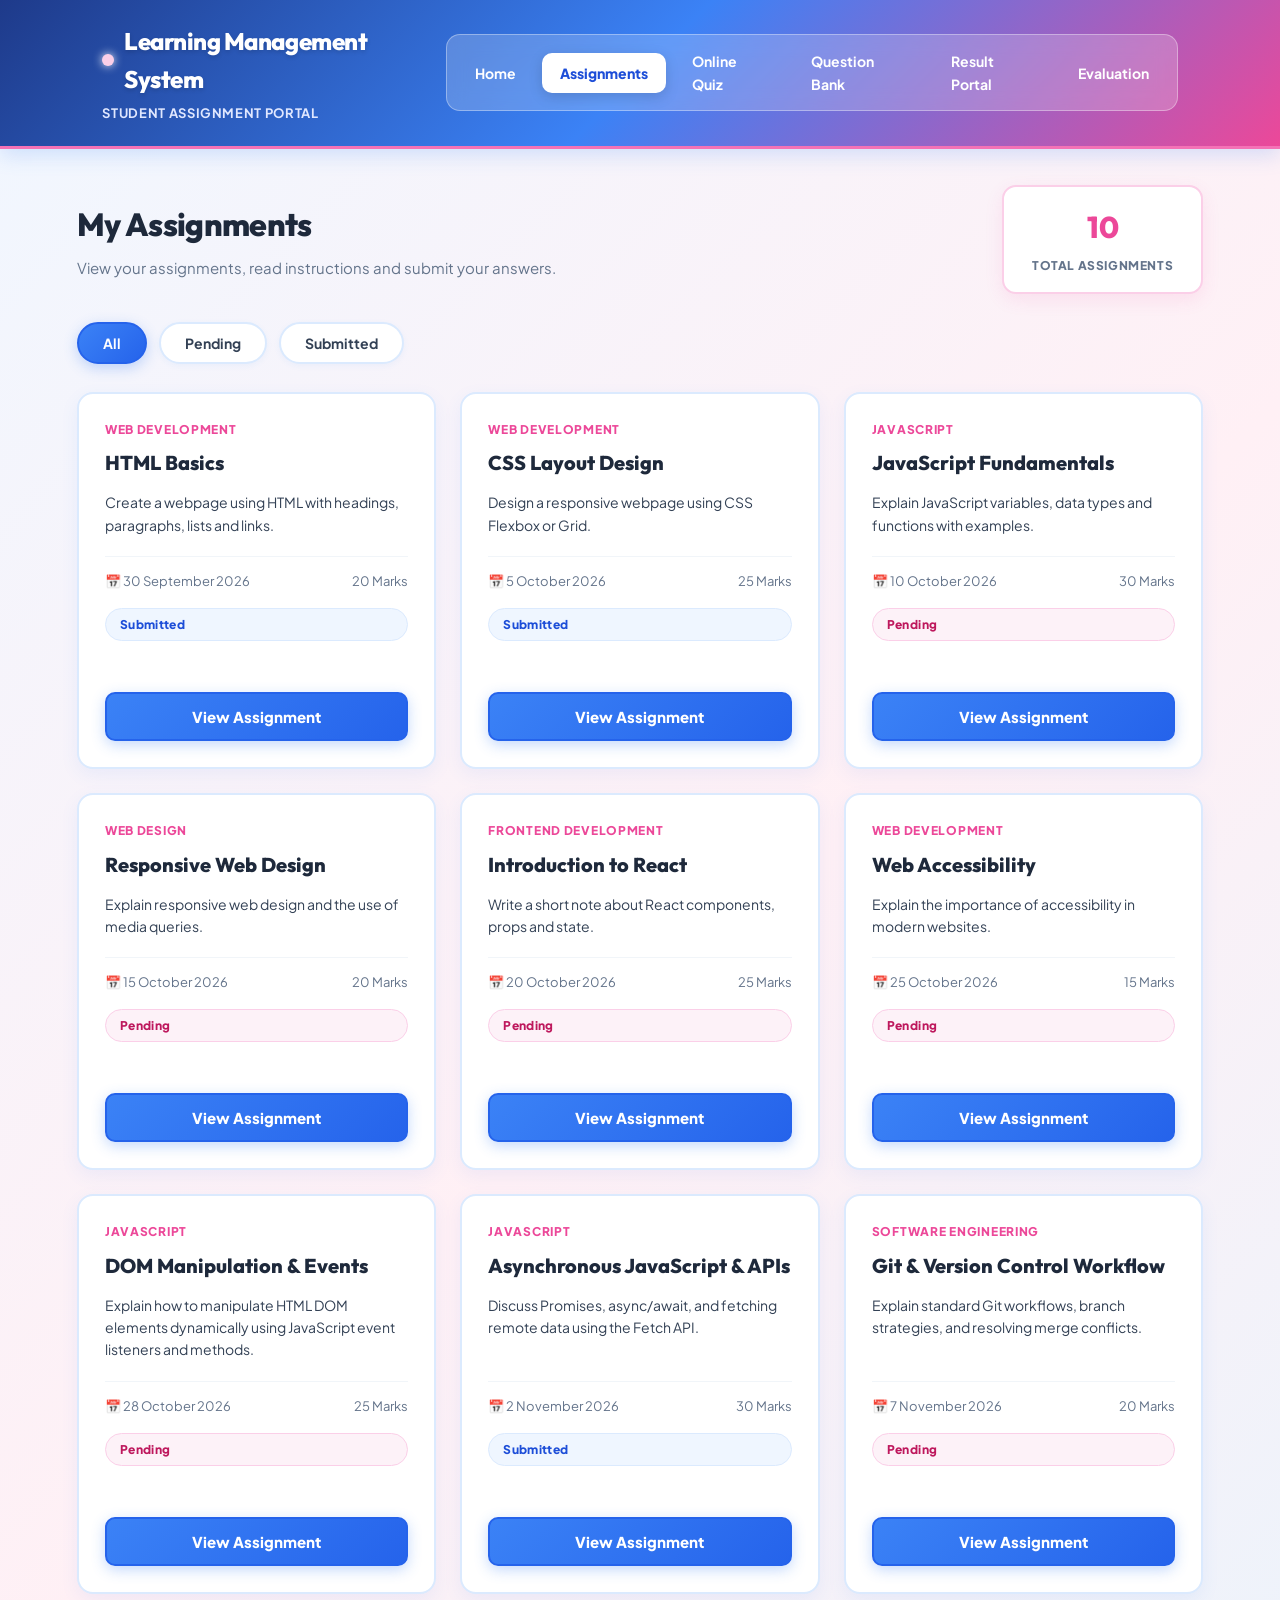
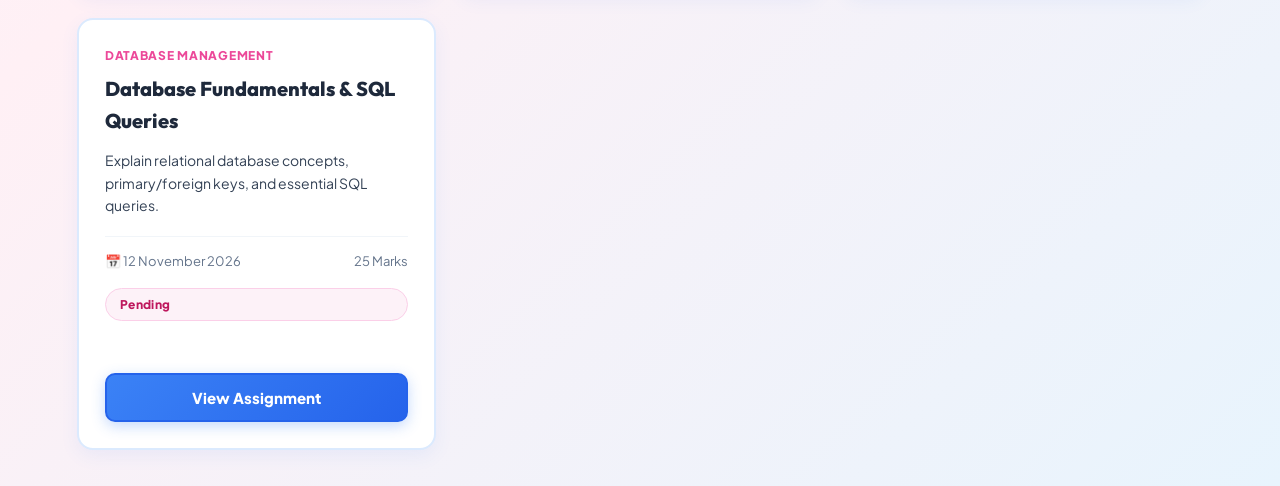
<file: index.html>
<!DOCTYPE html>
<html lang="en">

<head>
    <meta charset="UTF-8">
    <meta name="viewport" content="width=device-width, initial-scale=1.0">

    <title>Student Assignments </title>

    <link rel="stylesheet" href="style.css">
</head>

<body>

    <header class="header">
        <div>
            <h1>Learning Management System</h1>
            <p>Student Assignment Portal</p>
        </div>

        <nav class="nav-links">
            <a href="home.html" class="nav-link">Home</a>
            <a href="index.html" class="nav-link active">Assignments</a>
            <a href="quiz.html" class="nav-link">Online Quiz</a>
            <a href="question.html" class="nav-link">Question Bank</a>
            <a href="result.html" class="nav-link">Result Portal</a>
            <a href="evaluation.html" class="nav-link">Evaluation</a>
        </nav>

    </header>


    <main class="container">

        <section class="page-heading">
            <div>
                <h2>My Assignments</h2>
                <p>
                    View your assignments, read instructions
                    and submit your answers.
                </p>
            </div>

            <div class="assignment-count">
                <span id="totalAssignments">0</span>
                <small>Total Assignments</small>
            </div>
        </section>


        <section class="filters">

            <button class="filter-btn active" data-filter="all">
                All
            </button>

            <button class="filter-btn" data-filter="pending">
                Pending
            </button>

            <button class="filter-btn" data-filter="submitted">
                Submitted
            </button>

        </section>


        <section id="assignmentList" class="assignment-grid">
        </section>


        <section id="assignmentDetails" class="details-section hidden">

            <button id="backBtn" class="back-btn">
                ← Back to Assignments
            </button>


            <div class="details-card">

                <div class="details-header">

                    <div>
                        <p id="detailSubject" class="subject">
                        </p>

                        <h2 id="detailTitle"></h2>
                    </div>

                    <span id="detailStatus" class="status">
                    </span>

                </div>


                <div class="assignment-info">

                    <div class="info-box">
                        <span>Due Date</span>
                        <strong id="detailDueDate"></strong>
                    </div>

                    <div class="info-box">
                        <span>Maximum Marks</span>
                        <strong id="detailMarks"></strong>
                    </div>

                </div>


                <div class="description">

                    <h3>Assignment Description</h3>

                    <p id="detailDescription"></p>

                </div>


                <div class="instructions">

                    <h3>Instructions</h3>

                    <ul id="detailInstructions"></ul>

                </div>


                <div class="answer-section">

                    <h3>Your Answer</h3>

                    <textarea id="answerBox" placeholder="Write your answer here..." rows="10">
                    </textarea>

                    <div class="answer-footer">

                        <span id="wordCount">
                            0 characters
                        </span>

                        <button id="submitBtn">
                            Submit Assignment
                        </button>

                    </div>

                    <p id="message" class="message">
                    </p>

                </div>

            </div>

        </section>

    </main>


    <script src="script.js"></script>

</body>

</html>
</file>
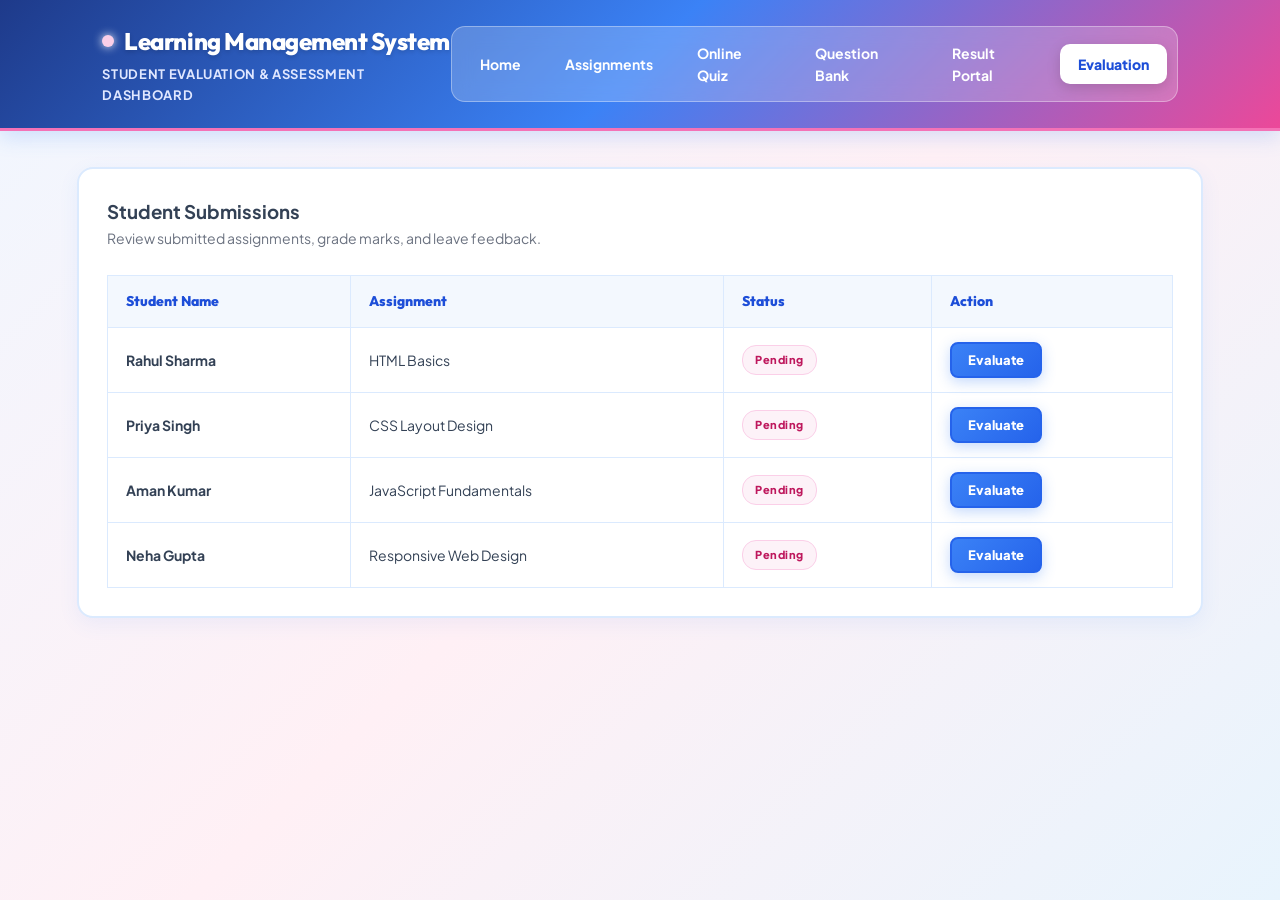
<file: evaluation.html>
<!DOCTYPE html>
<html lang="en">

<head>
  <meta charset="UTF-8">
  <meta name="viewport" content="width=device-width, initial-scale=1.0">
  <title>Evaluation Dashboard</title>
  <link rel="stylesheet" href="style.css">
</head>

<body>

  <header class="header">
    <div>
      <h1>Learning Management System</h1>
      <p>Student Evaluation & Assessment Dashboard</p>
    </div>

    <nav class="nav-links">
      <a href="home.html" class="nav-link">Home</a>
      <a href="index.html" class="nav-link">Assignments</a>
      <a href="quiz.html" class="nav-link">Online Quiz</a>
      <a href="question.html" class="nav-link">Question Bank</a>
      <a href="result.html" class="nav-link">Result Portal</a>
      <a href="evaluation.html" class="nav-link active">Evaluation</a>
    </nav>

  </header>

  <main class="container">
    <div class="eval-layout">
      <!-- SUBMISSION LIST -->
      <section class="card">
        <h3>Student Submissions</h3>
        <p style="color:#6b7280; font-size:14px; margin-bottom:16px;">
          Review submitted assignments, grade marks, and leave feedback.
        </p>
        <div style="overflow-x:auto;">
          <table class="eval-table">
            <thead>
              <tr>
                <th>Student Name</th>
                <th>Assignment</th>
                <th>Status</th>
                <th>Action</th>
              </tr>
            </thead>
            <tbody id="list"></tbody>
          </table>
        </div>
      </section>

      <!-- EVALUATION CARD / REVIEW -->
      <section class="card" id="evalBox" style="display:none;">
        <div class="eval-detail-header">
          <h3>Review Submission</h3>
          <span id="status" class="badge"></span>
        </div>

        <div class="meta-row">
          <p><b>Student:</b> <span id="sName"></span></p>
          <p><b>Assignment:</b> <span id="aName"></span></p>
          <p><b>Max Marks:</b> <span id="maxMarks"></span></p>
        </div>

        <div style="margin: 16px 0;">
          <label style="font-size:13px; font-weight:700;">Student's Submitted Answer:</label>
          <div class="answer-display" id="answer"></div>
        </div>

        <div id="formPart">
          <h4 style="margin: 16px 0 10px; color: var(--text-white);">Enter Grade & Feedback</h4>

          <div class="grid-2">
            <div>
              <label for="marks">Marks Obtained *</label>
              <input type="number" id="marks" placeholder="Enter score" min="0">
              <span style="font-size:12px; color:#6b7280;">Out of <span id="maxMarks2"></span></span>
            </div>
          </div>

          <div style="margin-top:12px;">
            <label for="feedback">Feedback *</label>
            <textarea id="feedback" rows="4" placeholder="Write feedback for the student..."></textarea>
          </div>

          <div id="error" class="error-msg"></div>
          <button id="submitBtn" class="btn btn-primary" style="margin-top:12px;">Submit Evaluation</button>
        </div>

        <div id="resultPart" class="eval-result-box" style="display:none;">
          <h4 style="color:#16a34a; margin-bottom:12px;">&#10003; Evaluation Recorded Successfully</h4>
          <p><b>Student:</b> <span id="rName"></span></p>
          <p><b>Assignment:</b> <span id="rAssign"></span></p>
          <p><b>Marks:</b> <span id="rMarks"></span></p>
          <p><b>Feedback:</b> <span id="rFeedback"></span></p>
          <p><b>Status:</b> <span id="rStatus" class="badge b-mcq"></span></p>
        </div>
      </section>
    </div>
  </main>

  <script src="script.js"></script>
</body>

</html>
</file>
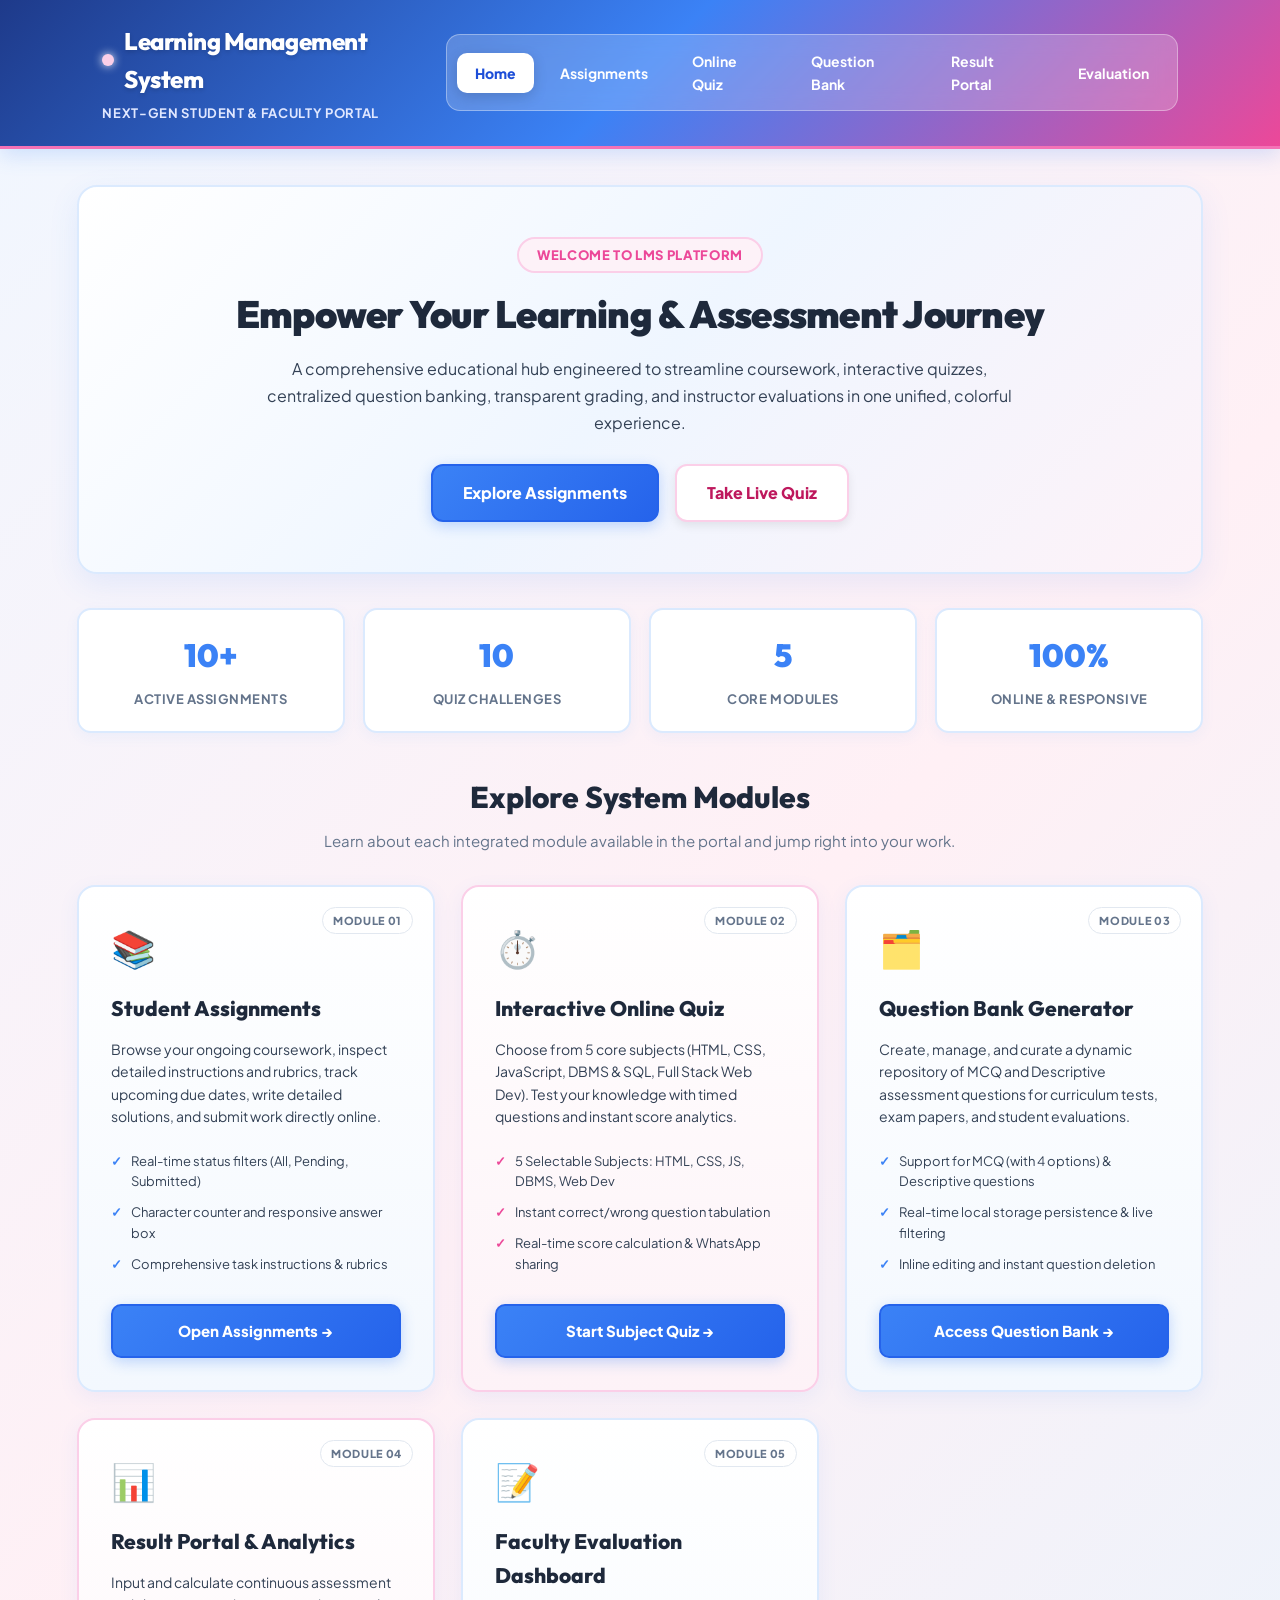
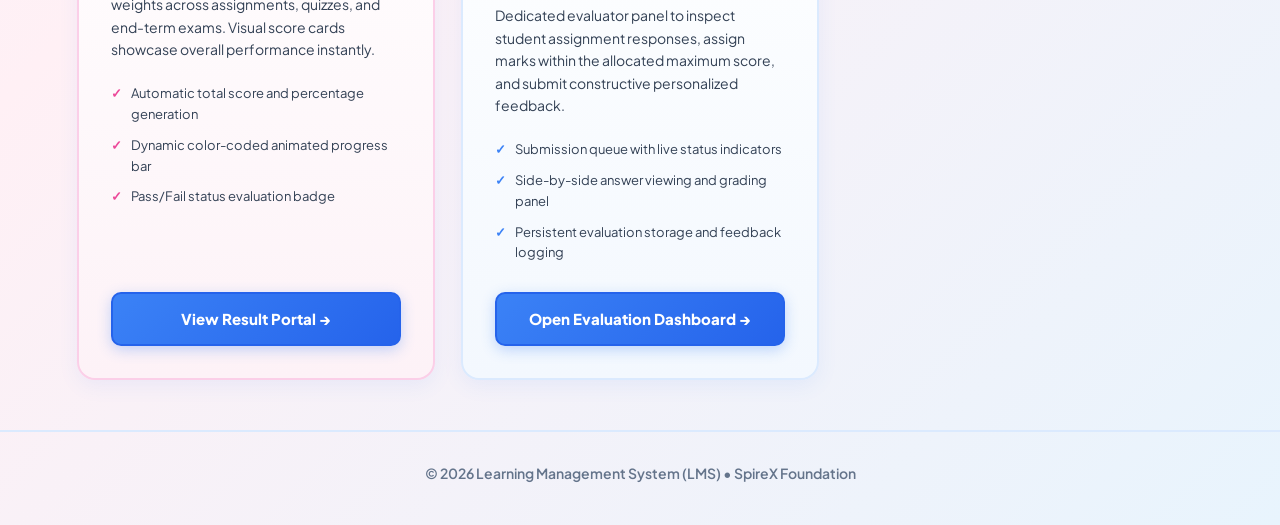
<file: home.html>
<!DOCTYPE html>
<html lang="en">

<head>
    <meta charset="UTF-8">
    <meta name="viewport" content="width=device-width, initial-scale=1.0">
    <title>Home page</title>
    <link rel="stylesheet" href="style.css">
</head>

<body>

    <header class="header">
        <div>
            <h1>Learning Management System</h1>
            <p>Next-Gen Student & Faculty Portal</p>
        </div>

        <nav class="nav-links">
            <a href="home.html" class="nav-link active">Home</a>
            <a href="index.html" class="nav-link">Assignments</a>
            <a href="quiz.html" class="nav-link">Online Quiz</a>
            <a href="question.html" class="nav-link">Question Bank</a>
            <a href="result.html" class="nav-link">Result Portal</a>
            <a href="evaluation.html" class="nav-link">Evaluation</a>
        </nav>

    </header>

    <main class="container">

        <!-- HERO SECTION -->
        <section class="home-hero">
            <span class="hero-tag">Welcome to LMS Platform</span>
            <h2>Empower Your Learning & Assessment Journey</h2>
            <p>
                A comprehensive educational hub engineered to streamline coursework, interactive quizzes,
                centralized
                question banking, transparent grading, and instructor evaluations in one unified, colorful
                experience.
            </p>
            <div class="hero-actions">
                <a href="index.html" class="btn btn-primary hero-btn">Explore Assignments</a>
                <a href="quiz.html" class="btn btn-secondary hero-btn">Take Live Quiz</a>
            </div>
        </section>

        <!-- LMS STATS BANNER -->
        <section class="home-stats-banner">
            <div class="stat-pill">
                <strong>10+</strong>
                <span>Active Assignments</span>
            </div>
            <div class="stat-pill">
                <strong>10</strong>
                <span>Quiz Challenges</span>
            </div>
            <div class="stat-pill">
                <strong>5</strong>
                <span>Core Modules</span>
            </div>
            <div class="stat-pill">
                <strong>100%</strong>
                <span>Online & Responsive</span>
            </div>
        </section>

        <!-- MODULES SHOWCASE SECTION -->
        <section class="home-modules-section">
            <div class="section-title">
                <h2>Explore System Modules</h2>
                <p>Learn about each integrated module available in the portal and jump right into your work.</p>
            </div>

            <div class="home-modules-grid">

                <!-- Module 1: Assignments -->
                <div class="module-card card-blue">
                    <div class="module-badge">Module 01</div>
                    <div class="module-icon">📚</div>
                    <h3>Student Assignments</h3>
                    <p>
                        Browse your ongoing coursework, inspect detailed instructions and rubrics, track
                        upcoming due
                        dates, write detailed solutions, and submit work directly online.
                    </p>
                    <ul class="module-features">
                        <li>Real-time status filters (All, Pending, Submitted)</li>
                        <li>Character counter and responsive answer box</li>
                        <li>Comprehensive task instructions & rubrics</li>
                    </ul>
                    <a href="index.html" class="btn btn-primary module-btn">Open Assignments →</a>
                </div>

                <!-- Module 2: Online Quiz -->
                <div class="module-card card-pink">
                    <div class="module-badge">Module 02</div>
                    <div class="module-icon">⏱️</div>
                    <h3>Interactive Online Quiz</h3>
                    <p>
                        Choose from 5 core subjects (HTML, CSS, JavaScript, DBMS & SQL, Full Stack Web Dev). Test your knowledge with timed questions and instant score analytics.
                    </p>
                    <ul class="module-features">
                        <li>5 Selectable Subjects: HTML, CSS, JS, DBMS, Web Dev</li>
                        <li>Instant correct/wrong question tabulation</li>
                        <li>Real-time score calculation & WhatsApp sharing</li>
                    </ul>
                    <a href="quiz.html" class="btn btn-primary module-btn">Start Subject Quiz →</a>
                </div>

                <!-- Module 3: Question Bank -->
                <div class="module-card card-blue">
                    <div class="module-badge">Module 03</div>
                    <div class="module-icon">🗂️</div>
                    <h3>Question Bank Generator</h3>
                    <p>
                        Create, manage, and curate a dynamic repository of MCQ and Descriptive assessment
                        questions for
                        curriculum tests, exam papers, and student evaluations.
                    </p>
                    <ul class="module-features">
                        <li>Support for MCQ (with 4 options) & Descriptive questions</li>
                        <li>Real-time local storage persistence & live filtering</li>
                        <li>Inline editing and instant question deletion</li>
                    </ul>
                    <a href="question.html" class="btn btn-primary module-btn">Access Question Bank →</a>
                </div>

                <!-- Module 4: Result Portal -->
                <div class="module-card card-pink">
                    <div class="module-badge">Module 04</div>
                    <div class="module-icon">📊</div>
                    <h3>Result Portal & Analytics</h3>
                    <p>
                        Input and calculate continuous assessment weights across assignments, quizzes, and
                        end-term
                        exams. Visual score cards showcase overall performance instantly.
                    </p>
                    <ul class="module-features">
                        <li>Automatic total score and percentage generation</li>
                        <li>Dynamic color-coded animated progress bar</li>
                        <li>Pass/Fail status evaluation badge</li>
                    </ul>
                    <a href="result.html" class="btn btn-primary module-btn">View Result Portal →</a>
                </div>

                <!-- Module 5: Evaluation Dashboard -->
                <div class="module-card card-blue">
                    <div class="module-badge">Module 05</div>
                    <div class="module-icon">📝</div>
                    <h3>Faculty Evaluation Dashboard</h3>
                    <p>
                        Dedicated evaluator panel to inspect student assignment responses, assign marks within
                        the
                        allocated maximum score, and submit constructive personalized feedback.
                    </p>
                    <ul class="module-features">
                        <li>Submission queue with live status indicators</li>
                        <li>Side-by-side answer viewing and grading panel</li>
                        <li>Persistent evaluation storage and feedback logging</li>
                    </ul>
                    <a href="evaluation.html" class="btn btn-primary module-btn">Open Evaluation Dashboard →</a>
                </div>

            </div>
        </section>

    </main>

    <footer class="home-footer">
        <p>© 2026 Learning Management System (LMS) • SpireX Foundation</p>
    </footer>

    <script src="script.js"></script>
</body>

</html>
</file>
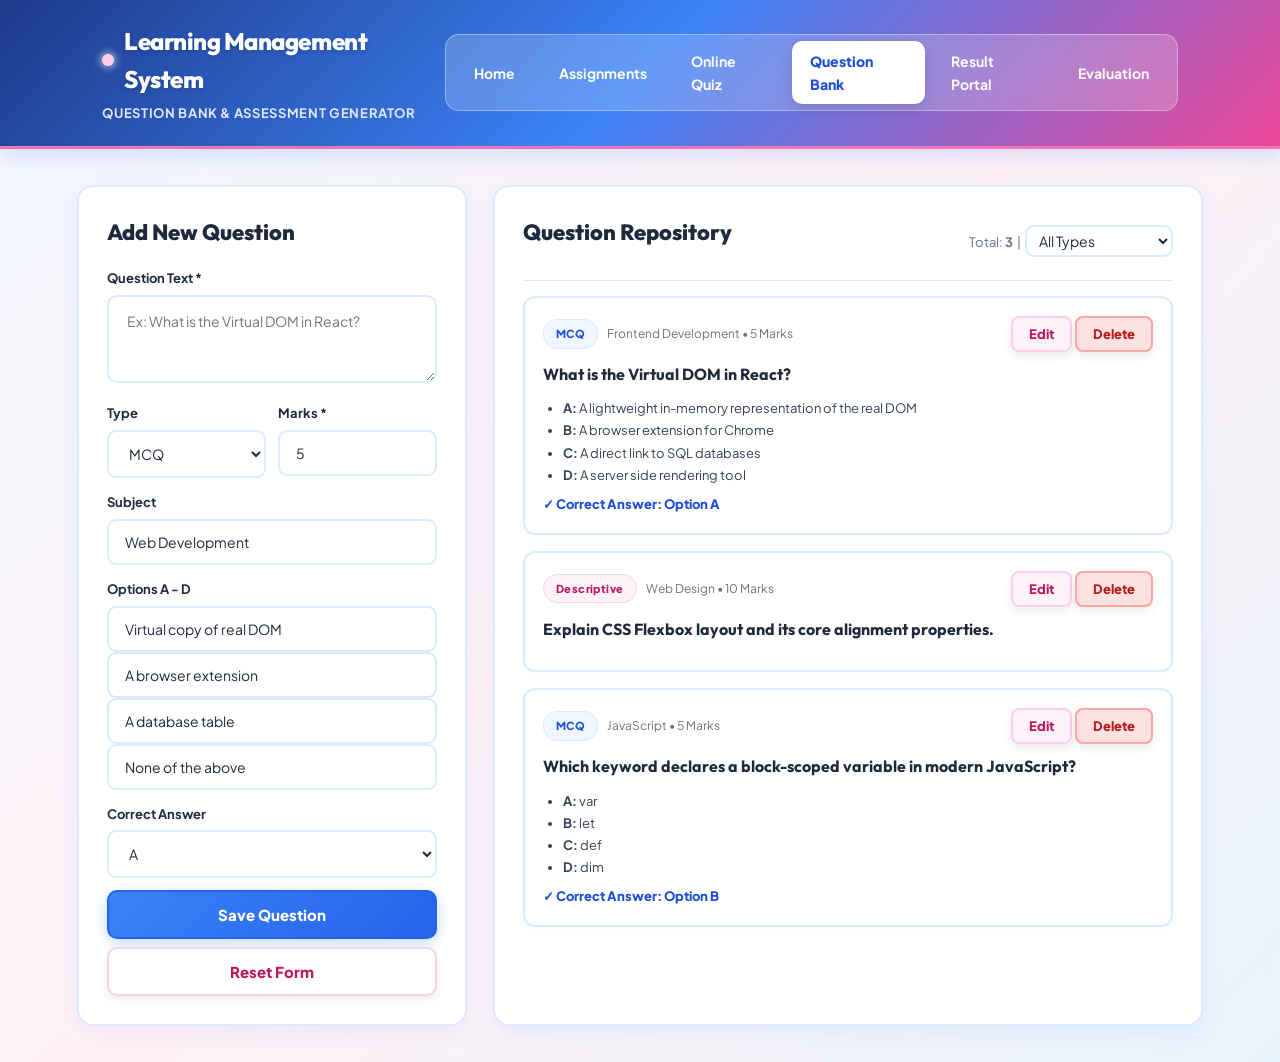
<file: question.html>
<!DOCTYPE html>
<html lang="en">

<head>
  <meta charset="UTF-8">
  <meta name="viewport" content="width=device-width, initial-scale=1.0">
  <title>Question Bank</title>
  <link rel="stylesheet" href="style.css">
</head>

<body>

  <header class="header">
    <div>
      <h1>Learning Management System</h1>
      <p>Question Bank & Assessment Generator</p>
    </div>

    <nav class="nav-links">
      <a href="home.html" class="nav-link">Home</a>
      <a href="index.html" class="nav-link">Assignments</a>
      <a href="quiz.html" class="nav-link">Online Quiz</a>
      <a href="question.html" class="nav-link active">Question Bank</a>
      <a href="result.html" class="nav-link">Result Portal</a>
      <a href="evaluation.html" class="nav-link">Evaluation</a>
    </nav>

  </header>

  <main class="container">
    <div class="qb-layout">
      <!-- LEFT: ADD / EDIT QUESTION FORM -->
      <section class="card qb-card">
        <h3 id="formHead">Add New Question</h3>
        <input type="hidden" id="editId">

        <label for="qText">Question Text *</label>
        <textarea id="qText" rows="3" placeholder="Ex: What is the Virtual DOM in React?"></textarea>

        <div style="display:flex; gap:12px;">
          <div style="flex:1;">
            <label for="qType">Type</label>
            <select id="qType" onchange="changeType()">
              <option value="MCQ">MCQ</option>
              <option value="Descriptive">Descriptive</option>
            </select>
          </div>
          <div style="flex:1;">
            <label for="qMarks">Marks *</label>
            <input id="qMarks" type="number" min="1" placeholder="Ex: 5" value="5">
          </div>
        </div>

        <label for="qSubject">Subject</label>
        <input id="qSubject" placeholder="Ex: Web Development, JavaScript" value="Web Development">

        <div id="mcqSection">
          <label>Options A - D</label>
          <input id="optA" placeholder="Option A" value="Virtual copy of real DOM">
          <input id="optB" placeholder="Option B" value="A browser extension">
          <input id="optC" placeholder="Option C" value="A database table">
          <input id="optD" placeholder="Option D" value="None of the above">

          <label for="qCorrect">Correct Answer</label>
          <select id="qCorrect">
            <option value="">Select Correct Option</option>
            <option value="A" selected>A</option>
            <option value="B">B</option>
            <option value="C">C</option>
            <option value="D">D</option>
          </select>
        </div>

        <button class="btn btn-primary" onclick="saveData()" style="width:100%; margin-top:12px;">Save Question</button>
        <button class="btn btn-secondary" onclick="resetForm()" style="width:100%; margin-top:8px;">Reset Form</button>
      </section>

      <!-- RIGHT: QUESTION BANK LIST -->
      <section class="card qb-card">
        <div
          style="display:flex; justify-content:space-between; align-items:center; margin-bottom:15px; border-bottom:1px solid var(--border-color); padding-bottom:12px;">
          <h3>Question Repository</h3>
          <span style="font-size:13px; color:var(--text-muted);">
            Total: <b id="totalQ" style="color:var(--brand-orange);">0</b> &nbsp;|&nbsp;
            <select id="filterType" onchange="renderQuestions()"
              style="width:auto; display:inline-block; padding:4px 8px;">
              <option value="All">All Types</option>
              <option value="MCQ">MCQ Only</option>
              <option value="Descriptive">Descriptive Only</option>
            </select>
          </span>
        </div>

        <div id="questionList"></div>
      </section>
    </div>
  </main>

  <script src="script.js"></script>
</body>

</html>
</file>
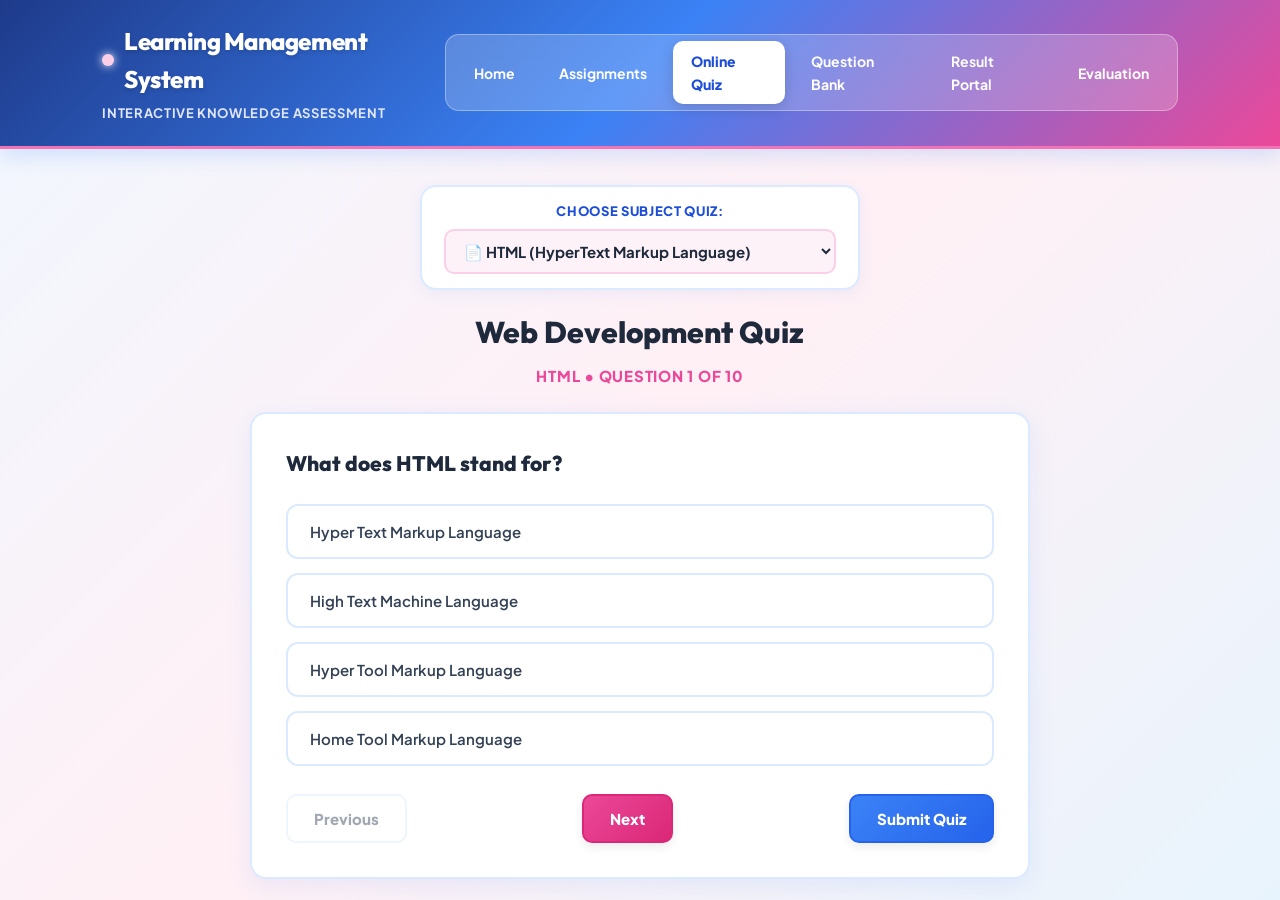
<file: quiz.html>
<!DOCTYPE html>
<html lang="en">

<head>
    <meta charset="UTF-8">
    <meta name="viewport" content="width=device-width, initial-scale=1.0">
    <title>Online Quiz</title>
    <link rel="stylesheet" href="style.css">
</head>

<body>

    <header class="header">
        <div>
            <h1>Learning Management System</h1>
            <p>Interactive Knowledge Assessment</p>
        </div>

        <nav class="nav-links">
            <a href="home.html" class="nav-link">Home</a>
            <a href="index.html" class="nav-link">Assignments</a>
            <a href="quiz.html" class="nav-link active">Online Quiz</a>
            <a href="question.html" class="nav-link">Question Bank</a>
            <a href="result.html" class="nav-link">Result Portal</a>
            <a href="evaluation.html" class="nav-link">Evaluation</a>
        </nav>


    </header>

    <main class="container">
        <div class="quiz-container">
            <div class="quiz-header-card">
                <div class="subject-select-wrapper">
                    <label for="quizSubjectSelect" class="subject-select-label">Choose Subject Quiz:</label>
                    <select id="quizSubjectSelect" class="subject-select-dropdown">
                        <option value="html">📄 HTML (HyperText Markup Language)</option>
                        <option value="css">🎨 CSS (Cascading Style Sheets)</option>
                        <option value="js">⚡ JavaScript (JS)</option>
                        <option value="dbms">🗄️ DBMS & SQL</option>
                        <option value="webdev">🌐 Full Stack Web Development</option>
                    </select>
                </div>
                <h2 id="quiz-title">Web Development Quiz</h2>
                <p id="question-number">Question 1 of 10</p>
            </div>

            <div class="quiz-card">
                <h3 id="question">Question will appear here</h3>

                <div id="options">
                    <!-- Options injected dynamically by script.js -->
                </div>

                <div class="quiz-button-container">
                    <button id="previous-btn" class="quiz-btn quiz-btn-prev">Previous</button>
                    <button id="next-btn" class="quiz-btn quiz-btn-next">Next</button>
                    <button id="submit-btn" class="quiz-btn quiz-btn-submit">Submit Quiz</button>
                </div>
            </div>

            <div id="result-container" class="quiz-result-container">
                <h2>Quiz Completed!</h2>

                <div class="quiz-result-stats">
                    <div class="quiz-stat-card">
                        <span>Total Questions</span>
                        <strong id="total-questions">0</strong>
                    </div>
                    <div class="quiz-stat-card">
                        <span>Correct Answers</span>
                        <strong id="correct-answers" style="color: var(--brand-green);">0</strong>
                    </div>
                    <div class="quiz-stat-card">
                        <span>Wrong Answers</span>
                        <strong id="wrong-answers" style="color: #f87171;">0</strong>
                    </div>
                    <div class="quiz-stat-card">
                        <span>Score</span>
                        <strong id="score">0</strong>
                    </div>
                    <div class="quiz-stat-card">
                        <span>Percentage</span>
                        <strong id="percentage">0%</strong>
                    </div>
                </div>

                <div class="quiz-share-actions">
                    <button id="whatsappQuizShareBtn" class="btn btn-whatsapp" onclick="shareQuizOnWhatsApp()">
                        <span class="whatsapp-icon">📱</span> Share Score via WhatsApp
                    </button>
                    <button id="restart-btn" class="quiz-btn quiz-btn-restart">Restart Quiz</button>
                </div>
            </div>
        </div>
    </main>

    <script src="script.js"></script>
</body>

</html>
</file>
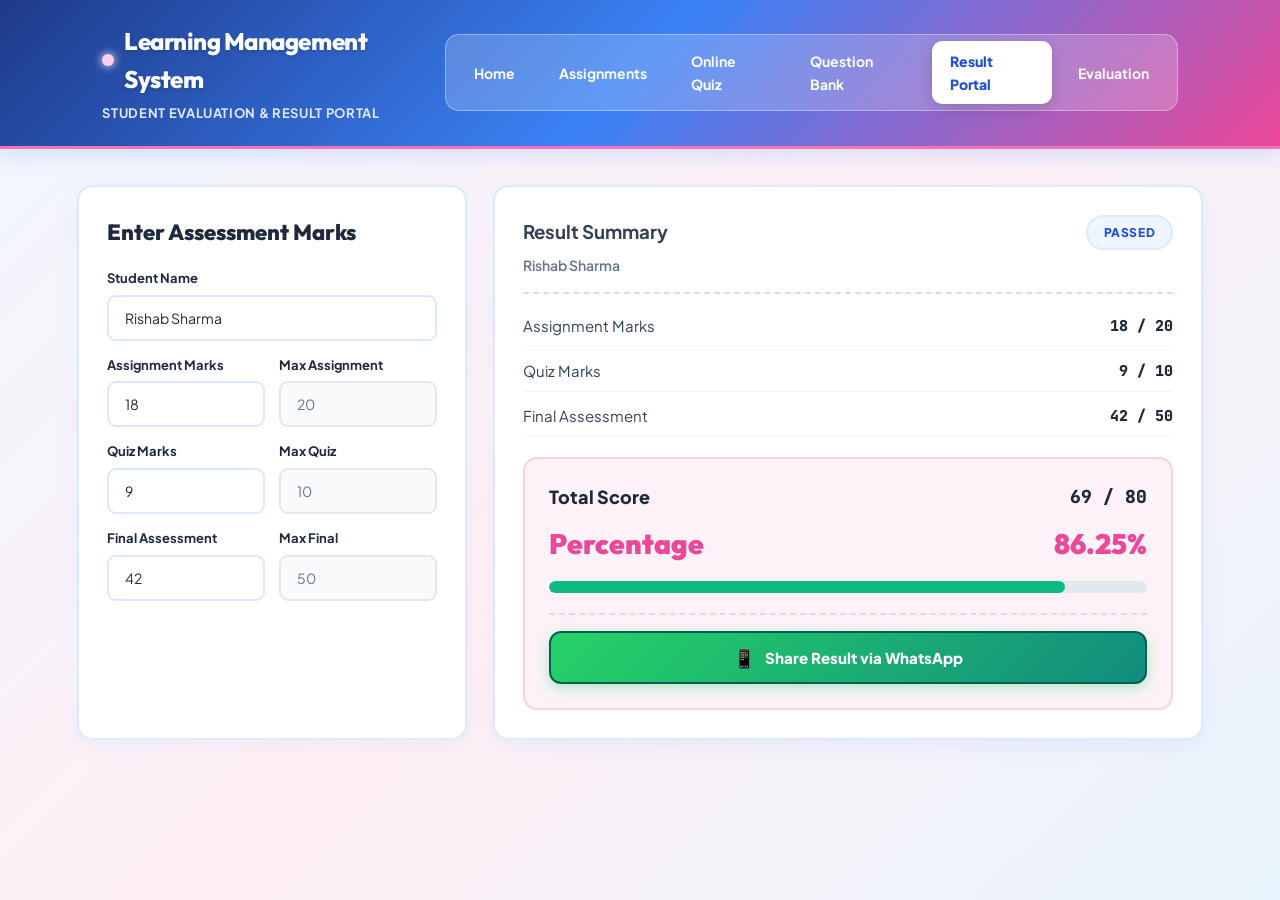
<file: result.html>
<!DOCTYPE html>
<html lang="en">

<head>
  <meta charset="UTF-8">
  <meta name="viewport" content="width=device-width, initial-scale=1.0">
  <title>Result Portal</title>
  <link rel="stylesheet" href="style.css">
</head>

<body>

  <header class="header">
    <div>
      <h1>Learning Management System</h1>
      <p>Student Evaluation & Result Portal</p>
    </div>

    <nav class="nav-links">
      <a href="home.html" class="nav-link">Home</a>
      <a href="index.html" class="nav-link">Assignments</a>
      <a href="quiz.html" class="nav-link">Online Quiz</a>
      <a href="question.html" class="nav-link">Question Bank</a>
      <a href="result.html" class="nav-link active">Result Portal</a>
      <a href="evaluation.html" class="nav-link">Evaluation</a>
    </nav>

  </header>

  <main class="container">
    <div class="result-layout">
      <!-- Entry Form -->
      <section class="card form-section">
        <h2>Enter Assessment Marks</h2>

        <div class="input-group">
          <label for="studentName">Student Name</label>
          <input type="text" id="studentName" value="Rishab Sharma" placeholder="Enter student name">
        </div>

        <div class="grid-2">
          <div class="input-group">
            <label for="assignment">Assignment Marks</label>
            <input type="number" id="assignment" value="18" max="20" min="0">
          </div>
          <div class="input-group">
            <label for="assignmentMax">Max Assignment</label>
            <input type="number" id="assignmentMax" value="20" readonly class="readonly-input">
          </div>
        </div>

        <div class="grid-2">
          <div class="input-group">
            <label for="quiz">Quiz Marks</label>
            <input type="number" id="quiz" value="9" max="10" min="0">
          </div>
          <div class="input-group">
            <label for="quizMax">Max Quiz</label>
            <input type="number" id="quizMax" value="10" readonly class="readonly-input">
          </div>
        </div>

        <div class="grid-2">
          <div class="input-group">
            <label for="finalAssessment">Final Assessment</label>
            <input type="number" id="finalAssessment" value="42" max="50" min="0">
          </div>
          <div class="input-group">
            <label for="finalMax">Max Final</label>
            <input type="number" id="finalMax" value="50" readonly class="readonly-input">
          </div>
        </div>
      </section>

      <!-- Result Display Card -->
      <section class="card result-card">
        <div>
          <div class="result-header">
            <div style="display:flex; justify-content:space-between; align-items:center;">
              <h3>Result Summary</h3>
              <span id="statusBadge" class="status-badge badge-pass">PASSED</span>
            </div>
            <p class="student-name-display" id="displayName">Rishab Sharma</p>
          </div>

          <ul class="marks-list">
            <li class="marks-item">
              <span>Assignment Marks</span>
              <span id="displayAssignment">18 / 20</span>
            </li>
            <li class="marks-item">
              <span>Quiz Marks</span>
              <span id="displayQuiz">9 / 10</span>
            </li>
            <li class="marks-item">
              <span>Final Assessment</span>
              <span id="displayFinal">42 / 50</span>
            </li>
          </ul>
        </div>

        <div class="summary-card">
          <div class="summary-row total">
            <span>Total Score</span>
            <span id="displayTotal">69 / 80</span>
          </div>
          <div class="summary-row percentage">
            <span>Percentage</span>
            <span id="displayPercentage">86.25%</span>
          </div>
          <div class="progress-bar-bg">
            <div class="progress-bar-fill" id="progressBar"></div>
          </div>

          <!-- WHATSAPP SHARE SECTION -->
          <div class="share-section">
            <button id="whatsappShareBtn" class="btn btn-whatsapp" onclick="shareResultOnWhatsApp()">
              <span class="whatsapp-icon">📱</span> Share Result via WhatsApp
            </button>
          </div>
        </div>
      </section>
    </div>
  </main>

  <script src="script.js"></script>
</body>

</html>
</file>
<file: style.css>
/* ========================================================
   THEME: COLORFUL LIGHT BLUE & LIGHT PINK PALETTE
   TYPOGRAPHY: Plus Jakarta Sans / Outfit / JetBrains Mono
   BUTTONS: Enhanced Thickness & Sturdy Border Padding
   ======================================================== */
@import url('https://fonts.googleapis.com/css2?family=Outfit:wght@400;500;600;700;800;900&family=Plus+Jakarta+Sans:wght@400;500;600;700;800&family=JetBrains+Mono:wght@500;600;700&display=swap');

:root {
    /* Main Background & Surface Colors (Light Blue & Light Pink Tones) */
    --bg-main: #f0f7ff;
    /* Soothing light pastel blue backdrop */
    --bg-gradient: linear-gradient(135deg, #f0f7ff 0%, #fff0f5 50%, #e8f4fd 100%);
    --bg-card: #ffffff;
    /* Crisp white cards */
    --bg-card-blue: #f3f8fe;
    /* Pastel light blue card tint */
    --bg-card-pink: #fdf2f7;
    /* Pastel light pink card tint */
    --bg-input: #ffffff;
    /* Clean white inputs */

    /* Borders */
    --border-color: #dbeafe;
    /* Soft light blue border */
    --border-pink: #fbcfe8;
    /* Soft light pink border */
    --border-highlight: #93c5fd;
    /* Active blue border */

    /* Colorful Light Blue & Light Pink Accents */
    --color-blue-primary: #3b82f6;
    /* Sky/Vibrant Blue */
    --color-blue-hover: #2563eb;
    /* Deep Sky Blue */
    --color-blue-light: #eff6ff;
    /* Light blue tint */
    --color-blue-dark: #1d4ed8;
    /* Readable text blue */
    --color-blue-glow: rgba(59, 130, 246, 0.3);

    --color-pink-primary: #ec4899;
    /* Vibrant Rose Pink */
    --color-pink-hover: #db2777;
    /* Deep Pink */
    --color-pink-light: #fdf2f8;
    /* Light pink tint */
    --color-pink-dark: #be185d;
    /* Readable text pink */
    --color-pink-glow: rgba(236, 72, 153, 0.3);

    /* Text Colors for Maximum Clarity & Contrast */
    --text-white: #ffffff;
    --text-heading: #1e293b;
    /* Deep slate/navy */
    --text-body: #334155;
    /* Slate-700 body text */
    --text-muted: #64748b;
    /* Muted slate */

    /* Typography */
    --font-heading: 'Outfit', -apple-system, BlinkMacSystemFont, "Segoe UI", Roboto, sans-serif;
    --font-body: 'Plus Jakarta Sans', -apple-system, BlinkMacSystemFont, "Segoe UI", Roboto, sans-serif;
    --font-mono: 'JetBrains Mono', monospace;
}

* {
    margin: 0;
    padding: 0;
    box-sizing: border-box;
}

body {
    font-family: var(--font-body);
    background: var(--bg-gradient);
    background-color: var(--bg-main);
    color: var(--text-body);
    line-height: 1.6;
    -webkit-font-smoothing: antialiased;
    min-height: 100vh;
}

/* ========================================================
   HEADER & NAVIGATION
   ======================================================== */
.header {
    background: linear-gradient(135deg, #1e3a8a 0%, #3b82f6 50%, #ec4899 100%);
    color: var(--text-white);
    padding: 22px 8%;
    display: flex;
    justify-content: space-between;
    align-items: center;
    border-bottom: 3.5px solid #f472b6;
    box-shadow: 0 6px 20px rgba(59, 130, 246, 0.2);
    position: relative;
    z-index: 10;
}

.header h1 {
    font-family: var(--font-heading);
    font-size: 24px;
    font-weight: 800;
    letter-spacing: -0.02em;
    color: var(--text-white);
    display: flex;
    align-items: center;
    gap: 10px;
    text-shadow: 0 2px 4px rgba(0, 0, 0, 0.15);
}

.header h1::before {
    content: "";
    display: inline-block;
    width: 12px;
    height: 12px;
    border-radius: 50%;
    background-color: #fbcfe8;
    box-shadow: 0 0 10px #ffffff;
}

.header p {
    margin-top: 4px;
    color: #e0e7ff;
    font-size: 13px;
    font-weight: 700;
    letter-spacing: 0.05em;
    text-transform: uppercase;
}

.nav-links {
    display: flex;
    gap: 8px;
    align-items: center;
    background: rgba(255, 255, 255, 0.2);
    backdrop-filter: blur(10px);
    padding: 6px 10px;
    border-radius: 14px;
    border: 1.5px solid rgba(255, 255, 255, 0.35);
}

.nav-link {
    color: #ffffff;
    text-decoration: none;
    font-size: 14px;
    font-weight: 700;
    padding: 9px 18px;
    border-radius: 10px;
    transition: all 0.2s cubic-bezier(0.4, 0, 0.2, 1);
}

.nav-link:hover {
    color: #ffffff;
    background: rgba(255, 255, 255, 0.28);
    transform: translateY(-1px);
}

.nav-link.active {
    background: #ffffff;
    color: var(--color-blue-dark);
    font-weight: 800;
    box-shadow: 0 4px 14px rgba(0, 0, 0, 0.15);
}


.student-info span {
    color: var(--text-white);
}

/* ========================================================
   CONTAINER & HEADINGS
   ======================================================== */
.container {
    width: 88%;
    max-width: 1240px;
    margin: 36px auto;
}

.page-heading {
    display: flex;
    justify-content: space-between;
    align-items: center;
    margin-bottom: 28px;
}

.page-heading h2 {
    font-family: var(--font-heading);
    font-size: 32px;
    font-weight: 800;
    letter-spacing: -0.02em;
    color: var(--text-heading);
    margin-bottom: 6px;
}

.page-heading p {
    color: var(--text-muted);
    font-size: 15px;
}

.assignment-count {
    background: #ffffff;
    padding: 16px 28px;
    border-radius: 14px;
    text-align: center;
    border: 2px solid var(--border-pink);
    box-shadow: 0 6px 18px rgba(236, 72, 153, 0.1);
    min-width: 140px;
}

.assignment-count span {
    display: block;
    font-family: var(--font-heading);
    font-size: 30px;
    font-weight: 800;
    color: var(--color-pink-primary);
}

.assignment-count small {
    color: var(--text-muted);
    font-size: 12px;
    font-weight: 800;
    text-transform: uppercase;
    letter-spacing: 0.05em;
}

/* ========================================================
   BUTTONS (INCREASED THICKNESS & STURDINESS)
   ======================================================== */
.btn {
    border: 2px solid transparent;
    padding: 13px 24px;
    border-radius: 10px;
    font-family: var(--font-body);
    font-weight: 800;
    font-size: 15px;
    cursor: pointer;
    transition: all 0.25s ease;
    display: inline-flex;
    align-items: center;
    justify-content: center;
    text-decoration: none;
    box-shadow: 0 4px 10px rgba(0, 0, 0, 0.08);
}

.btn:active {
    transform: scale(0.98);
}

.btn-primary {
    background: linear-gradient(135deg, var(--color-blue-primary) 0%, var(--color-blue-hover) 100%);
    color: #ffffff;
    border-color: #2563eb;
    box-shadow: 0 4px 14px var(--color-blue-glow);
}

.btn-primary:hover {
    background: linear-gradient(135deg, #2563eb 0%, #1d4ed8 100%);
    box-shadow: 0 6px 20px rgba(37, 99, 235, 0.4);
    transform: translateY(-2px);
}

.btn-secondary {
    background: #ffffff;
    color: var(--color-pink-dark);
    border: 2.5px solid var(--border-pink);
}

.btn-secondary:hover {
    background: var(--color-pink-light);
    border-color: var(--color-pink-primary);
    color: var(--color-pink-hover);
    transform: translateY(-2px);
}

.btn-sm {
    padding: 8px 16px;
    font-size: 13px;
    border-radius: 8px;
    border-width: 2px;
}

.btn-edit {
    background: #fdf2f8;
    color: var(--color-pink-dark);
    border: 2px solid var(--border-pink);
}

.btn-edit:hover {
    background: var(--color-pink-primary);
    color: #ffffff;
    border-color: var(--color-pink-primary);
}

.btn-del {
    background: #fee2e2;
    color: #b91c1c;
    border: 2px solid #fca5a5;
}

.btn-del:hover {
    background: #ef4444;
    color: #ffffff;
    border-color: #dc2626;
}

.view-btn {
    width: 100%;
    border: 2px solid #2563eb;
    background: linear-gradient(135deg, var(--color-blue-primary) 0%, var(--color-blue-hover) 100%);
    color: #ffffff;
    padding: 13px 20px;
    border-radius: 10px;
    cursor: pointer;
    font-family: var(--font-body);
    font-size: 15px;
    font-weight: 800;
    box-shadow: 0 4px 14px var(--color-blue-glow);
    transition: all 0.25s ease;
}

.view-btn:hover {
    background: linear-gradient(135deg, #2563eb 0%, #1d4ed8 100%);
    box-shadow: 0 6px 18px rgba(37, 99, 235, 0.4);
    transform: translateY(-2px);
}

#submitBtn {
    border: 2px solid #db2777;
    background: linear-gradient(135deg, var(--color-pink-primary) 0%, var(--color-pink-hover) 100%);
    color: #ffffff;
    padding: 13px 26px;
    border-radius: 10px;
    cursor: pointer;
    font-family: var(--font-body);
    font-size: 15px;
    font-weight: 800;
    box-shadow: 0 4px 14px var(--color-pink-glow);
    transition: all 0.25s ease;
}

#submitBtn:hover:not(:disabled) {
    background: linear-gradient(135deg, #db2777 0%, #be185d 100%);
    box-shadow: 0 6px 20px rgba(219, 39, 119, 0.4);
    transform: translateY(-2px);
}

#submitBtn:disabled {
    background: #cbd5e1;
    border-color: #94a3b8;
    color: #64748b;
    cursor: not-allowed;
    box-shadow: none;
}

.back-btn {
    border: none;
    background: transparent;
    color: var(--color-blue-primary);
    cursor: pointer;
    margin-bottom: 20px;
    font-size: 15px;
    font-weight: 800;
    display: inline-flex;
    align-items: center;
    gap: 6px;
    transition: transform 0.2s ease, color 0.2s ease;
}

.back-btn:hover {
    color: var(--color-pink-primary);
    transform: translateX(-4px);
}

/* ========================================================
   FILTERS
   ======================================================== */
.filters {
    margin-bottom: 28px;
    display: flex;
    gap: 12px;
}

.filter-btn {
    border: 2.5px solid var(--border-color);
    background: #ffffff;
    padding: 10px 24px;
    border-radius: 25px;
    cursor: pointer;
    color: var(--text-body);
    font-family: var(--font-body);
    font-size: 14px;
    font-weight: 700;
    transition: all 0.2s ease;
    box-shadow: 0 2px 6px rgba(59, 130, 246, 0.06);
}

.filter-btn:hover {
    border-color: var(--color-blue-primary);
    color: var(--color-blue-dark);
    transform: translateY(-1px);
}

.filter-btn.active {
    background: linear-gradient(135deg, var(--color-blue-primary) 0%, var(--color-blue-hover) 100%);
    border-color: #2563eb;
    color: #ffffff;
    box-shadow: 0 4px 14px var(--color-blue-glow);
}

/* ========================================================
   ASSIGNMENT GRID & CARDS
   ======================================================== */
.assignment-grid {
    display: grid;
    grid-template-columns: repeat(auto-fit, minmax(320px, 1fr));
    gap: 24px;
}

.assignment-card {
    background: #ffffff;
    padding: 26px;
    border-radius: 16px;
    border: 2px solid var(--border-color);
    box-shadow: 0 6px 18px rgba(59, 130, 246, 0.08);
    transition: transform 0.25s ease, border-color 0.25s ease, box-shadow 0.25s ease;
    display: flex;
    flex-direction: column;
}

.assignment-card:hover {
    transform: translateY(-5px);
    border-color: var(--color-pink-primary);
    box-shadow: 0 12px 28px rgba(236, 72, 153, 0.16);
}

.subject {
    color: var(--color-pink-primary);
    font-size: 12px;
    font-weight: 800;
    text-transform: uppercase;
    letter-spacing: 0.06em;
    margin-bottom: 8px;
}

.assignment-card h3 {
    font-family: var(--font-heading);
    font-size: 20px;
    font-weight: 800;
    color: var(--text-heading);
    margin-bottom: 12px;
}

.card-description {
    color: var(--text-body);
    line-height: 1.6;
    margin-bottom: 20px;
    font-size: 14px;
    flex-grow: 1;
}

.card-info {
    border-top: 1.5px solid #f1f5f9;
    padding-top: 14px;
    margin-bottom: 16px;
    display: flex;
    justify-content: space-between;
    align-items: center;
    font-size: 13px;
    color: var(--text-muted);
}

/* Status Badges */
.status {
    display: inline-block;
    padding: 6px 14px;
    border-radius: 20px;
    font-size: 12px;
    font-weight: 800;
    letter-spacing: 0.03em;
}

.pending {
    background: #fdf2f8;
    color: var(--color-pink-dark);
    border: 1.5px solid var(--border-pink);
}

.submitted {
    background: #eff6ff;
    color: var(--color-blue-dark);
    border: 1.5px solid var(--border-color);
}

/* ========================================================
   DETAILS SECTION
   ======================================================== */
.hidden {
    display: none;
}

.details-card {
    background: #ffffff;
    padding: 34px;
    border-radius: 16px;
    border: 2px solid var(--border-color);
    box-shadow: 0 6px 24px rgba(59, 130, 246, 0.1);
}

.details-header {
    display: flex;
    justify-content: space-between;
    align-items: center;
    border-bottom: 2px solid #f1f5f9;
    padding-bottom: 20px;
}

.details-header h2 {
    font-family: var(--font-heading);
    font-size: 28px;
    font-weight: 800;
    color: var(--text-heading);
}

.assignment-info {
    display: grid;
    grid-template-columns: repeat(2, 1fr);
    gap: 16px;
    margin: 26px 0;
}

.info-box {
    background: var(--bg-card-blue);
    padding: 18px 22px;
    border-radius: 12px;
    border: 2px solid var(--border-color);
}

.info-box span {
    display: block;
    color: var(--text-muted);
    font-size: 12px;
    font-weight: 800;
    text-transform: uppercase;
    letter-spacing: 0.05em;
    margin-bottom: 6px;
}

.info-box strong {
    color: var(--text-heading);
    font-size: 17px;
    font-weight: 800;
}

.description,
.instructions,
.answer-section {
    margin-top: 26px;
}

.description h3,
.instructions h3,
.answer-section h3 {
    font-family: var(--font-heading);
    color: var(--text-heading);
    font-size: 20px;
    font-weight: 800;
    margin-bottom: 12px;
}

.description p {
    line-height: 1.7;
    color: var(--text-body);
}

.instructions ul {
    padding-left: 20px;
    color: var(--text-body);
    line-height: 1.8;
}

textarea {
    width: 100%;
    padding: 15px 18px;
    border: 2px solid var(--border-color);
    background-color: var(--bg-input);
    color: var(--text-heading);
    border-radius: 10px;
    resize: vertical;
    font-size: 14px;
    font-family: var(--font-body);
    outline: none;
    transition: border-color 0.2s, box-shadow 0.2s;
}

textarea:focus {
    border-color: var(--color-blue-primary);
    box-shadow: 0 0 0 4px var(--color-blue-light);
}

.answer-footer {
    display: flex;
    justify-content: space-between;
    align-items: center;
    margin-top: 16px;
}

#wordCount {
    color: var(--text-muted);
    font-size: 13px;
    font-family: var(--font-mono);
    font-weight: 600;
}

.message {
    margin-top: 15px;
    font-weight: 700;
}

/* ========================================================
   UNIFIED APP CARDS, FORMS & INPUTS
   ======================================================== */
.card {
    background: #ffffff;
    border-radius: 16px;
    padding: 28px;
    box-shadow: 0 6px 20px rgba(59, 130, 246, 0.08);
    border: 2px solid var(--border-color);
}

.qb-layout,
.result-layout {
    display: grid;
    grid-template-columns: 390px 1fr;
    gap: 26px;
}

.qb-card h3,
.form-section h2 {
    font-family: var(--font-heading);
    font-size: 22px;
    font-weight: 800;
    margin-bottom: 18px;
    color: var(--text-heading);
}

label {
    display: block;
    font-size: 13px;
    font-weight: 700;
    color: var(--text-heading);
    margin-top: 14px;
    margin-bottom: 6px;
}

input,
select {
    width: 100%;
    padding: 12px 16px;
    border: 2px solid var(--border-color);
    background-color: var(--bg-input);
    color: var(--text-heading);
    border-radius: 9px;
    font-size: 14px;
    outline: none;
    font-family: var(--font-body);
    transition: border-color 0.2s, box-shadow 0.2s;
}

input:focus,
select:focus {
    border-color: var(--color-blue-primary);
    box-shadow: 0 0 0 4px var(--color-blue-light);
}

.readonly-input {
    background: #f8fafc;
    color: var(--text-muted);
    border-color: #e2e8f0;
    cursor: not-allowed;
}

/* Badges */
.badge {
    padding: 5px 12px;
    border-radius: 14px;
    font-size: 11px;
    font-weight: 800;
    letter-spacing: 0.04em;
    display: inline-block;
}

.b-mcq {
    background: #eff6ff;
    color: var(--color-blue-dark);
    border: 1.5px solid var(--border-color);
}

.b-desc {
    background: #fdf2f8;
    color: var(--color-pink-dark);
    border: 1.5px solid var(--border-pink);
}

/* Question Bank List Items */
.q-item {
    border: 2px solid var(--border-color);
    border-radius: 12px;
    padding: 18px;
    margin-bottom: 16px;
    background: #ffffff;
    box-shadow: 0 2px 8px rgba(59, 130, 246, 0.04);
    transition: border-color 0.2s, box-shadow 0.2s;
}

.q-item:hover {
    border-color: var(--color-pink-primary);
    box-shadow: 0 6px 18px rgba(236, 72, 153, 0.12);
}

.q-item-header {
    display: flex;
    justify-content: space-between;
    align-items: center;
    margin-bottom: 10px;
}

.q-item h4 {
    font-family: var(--font-heading);
    font-size: 16px;
    color: var(--text-heading);
    margin-bottom: 10px;
    font-weight: 700;
}

.opt-list {
    font-size: 13px;
    color: var(--text-body);
    line-height: 1.7;
    margin-bottom: 8px;
    padding-left: 20px;
}

.correct-ans {
    color: var(--color-blue-dark);
    font-weight: 800;
    font-size: 13px;
}

/* ========================================================
   RESULT SECTION STYLES
   ======================================================== */
.result-card {
    background: #ffffff;
    display: flex;
    flex-direction: column;
    justify-content: space-between;
}

.result-header {
    border-bottom: 2px dashed var(--border-pink);
    padding-bottom: 16px;
    margin-bottom: 20px;
}

.student-name-display {
    font-size: 14px;
    color: var(--text-muted);
    margin-top: 4px;
    font-weight: 600;
}

.marks-list {
    list-style: none;
    margin-bottom: 20px;
}

.marks-item {
    display: flex;
    justify-content: space-between;
    margin-bottom: 12px;
    font-size: 15px;
    color: var(--text-body);
    border-bottom: 1.5px solid #f1f5f9;
    padding-bottom: 8px;
}

.marks-item span:last-child {
    font-family: var(--font-mono);
    color: var(--text-heading);
    font-weight: 800;
}

.summary-card {
    background: var(--bg-card-pink);
    border-radius: 14px;
    padding: 24px;
    border: 2px solid var(--border-pink);
}

.summary-row {
    display: flex;
    justify-content: space-between;
    align-items: center;
    margin-bottom: 10px;
    color: var(--text-body);
}

.summary-row.total {
    font-size: 18px;
    font-weight: 800;
    color: var(--text-heading);
}

.summary-row.total span:last-child {
    font-family: var(--font-mono);
}

.summary-row.percentage {
    font-family: var(--font-heading);
    font-size: 28px;
    font-weight: 900;
    color: var(--color-pink-primary);
}

.progress-bar-bg {
    width: 100%;
    height: 12px;
    background: #e2e8f0;
    border-radius: 10px;
    overflow: hidden;
    margin-top: 14px;
}

.progress-bar-fill {
    height: 100%;
    width: 0%;
    background: linear-gradient(90deg, var(--color-blue-primary) 0%, var(--color-pink-primary) 100%);
    border-radius: 10px;
    transition: width 0.5s cubic-bezier(0.4, 0, 0.2, 1);
}

.status-badge {
    padding: 6px 16px;
    border-radius: 20px;
    font-size: 12px;
    font-weight: 800;
    letter-spacing: 0.05em;
    text-transform: uppercase;
}

.badge-pass {
    background: #eff6ff;
    color: var(--color-blue-dark);
    border: 2px solid var(--border-color);
}

.badge-fail {
    background: #fdf2f8;
    color: var(--color-pink-dark);
    border: 2px solid var(--border-pink);
}

.grid-2 {
    display: grid;
    grid-template-columns: 1fr 1fr;
    gap: 14px;
}

/* ========================================================
   WHATSAPP SHARING STYLES
   ======================================================== */
.share-section {
    margin-top: 20px;
    padding-top: 16px;
    border-top: 2px dashed var(--border-pink);
    text-align: center;
}

.btn-whatsapp {
    background: linear-gradient(135deg, #25D366 0%, #128C7E 100%);
    color: #ffffff !important;
    border: 2px solid #075E54;
    padding: 13px 24px;
    font-size: 15px;
    font-weight: 800;
    border-radius: 12px;
    box-shadow: 0 4px 14px rgba(37, 211, 102, 0.35);
    display: inline-flex;
    align-items: center;
    justify-content: center;
    gap: 10px;
    cursor: pointer;
    transition: all 0.25s ease;
    width: 100%;
}

.btn-whatsapp:hover {
    background: linear-gradient(135deg, #22bf5b 0%, #0d7367 100%);
    box-shadow: 0 6px 20px rgba(37, 211, 102, 0.5);
    transform: translateY(-2px);
}

.whatsapp-icon {
    font-size: 18px;
    display: inline-block;
}

.quiz-share-actions {
    display: flex;
    flex-direction: column;
    gap: 12px;
    margin-top: 24px;
}

@media (min-width: 500px) {
    .quiz-share-actions {
        flex-direction: row;
        justify-content: center;
    }

    .quiz-share-actions .btn-whatsapp,
    .quiz-share-actions .quiz-btn-restart {
        margin-top: 0;
        flex: 1;
        max-width: 280px;
    }
}

/* ========================================================
   EVALUATION DASHBOARD STYLES
   ======================================================== */
.eval-layout {
    display: flex;
    flex-direction: column;
    gap: 24px;
}

.eval-table {
    width: 100%;
    border-collapse: collapse;
    margin-top: 10px;
}

.eval-table th,
.eval-table td {
    padding: 14px 18px;
    border: 1.5px solid var(--border-color);
    text-align: left;
    font-size: 14px;
}

.eval-table th {
    background: var(--bg-card-blue);
    color: var(--color-blue-dark);
    font-family: var(--font-heading);
    font-weight: 800;
}

.eval-table tr:hover {
    background: #f8fafc;
}

.eval-detail-header {
    display: flex;
    justify-content: space-between;
    align-items: center;
    border-bottom: 2px solid var(--border-color);
    padding-bottom: 14px;
    margin-bottom: 16px;
}

.meta-row {
    display: flex;
    gap: 24px;
    flex-wrap: wrap;
    font-size: 14px;
    color: var(--text-body);
    margin-bottom: 14px;
}

.meta-row b {
    color: var(--color-pink-primary);
}

.answer-display {
    background: var(--bg-card-blue);
    border: 2px solid var(--border-color);
    border-radius: 10px;
    padding: 16px;
    font-size: 14px;
    color: var(--text-heading);
    line-height: 1.7;
    margin-top: 8px;
    min-height: 50px;
}

.error-msg {
    color: #dc2626;
    font-size: 13px;
    margin-top: 8px;
    font-weight: 700;
}

.eval-result-box {
    margin-top: 18px;
    padding: 20px;
    background: var(--color-pink-light);
    border: 2px solid var(--border-pink);
    border-radius: 10px;
    font-size: 14px;
    line-height: 1.8;
    color: var(--text-body);
}

.eval-result-box b {
    color: var(--text-heading);
}

/* ========================================================
   QUIZ COMPONENT STYLES
   ======================================================== */
.quiz-container {
    width: 100%;
    max-width: 780px;
    margin: 0 auto;
}

.quiz-header-card {
    text-align: center;
    margin-bottom: 24px;
}

.subject-select-wrapper {
    display: inline-flex;
    flex-direction: column;
    align-items: center;
    gap: 8px;
    background: #ffffff;
    border: 2px solid var(--border-color);
    padding: 14px 22px;
    border-radius: 16px;
    box-shadow: 0 4px 16px rgba(59, 130, 246, 0.08);
    margin-bottom: 18px;
    max-width: 440px;
    width: 100%;
}

.subject-select-label {
    font-size: 13px;
    font-weight: 800;
    text-transform: uppercase;
    letter-spacing: 0.05em;
    color: var(--color-blue-dark);
    margin: 0;
}

.subject-select-dropdown {
    width: 100%;
    padding: 10px 14px;
    border: 2px solid var(--border-pink);
    border-radius: 10px;
    font-size: 15px;
    font-weight: 700;
    font-family: var(--font-body);
    background-color: var(--bg-card-pink);
    color: var(--text-heading);
    cursor: pointer;
    outline: none;
    transition: all 0.2s ease;
}

.subject-select-dropdown:hover,
.subject-select-dropdown:focus {
    border-color: var(--color-pink-primary);
    box-shadow: 0 0 0 3px rgba(236, 72, 153, 0.15);
}

.quiz-header-card h2 {
    font-family: var(--font-heading);
    font-size: 30px;
    font-weight: 800;
    color: var(--text-heading);
    margin-bottom: 8px;
}

#question-number {
    color: var(--color-pink-primary);
    font-size: 15px;
    font-weight: 800;
    text-transform: uppercase;
    letter-spacing: 0.05em;
}

.quiz-card {
    background-color: #ffffff;
    padding: 34px;
    border-radius: 16px;
    box-shadow: 0 6px 24px rgba(59, 130, 246, 0.1);
    border: 2px solid var(--border-color);
}

.quiz-card h3 {
    font-family: var(--font-heading);
    font-size: 21px;
    font-weight: 800;
    color: var(--text-heading);
    margin-bottom: 24px;
    line-height: 1.5;
}

.quiz-option {
    display: block;
    width: 100%;
    padding: 16px 22px;
    margin-bottom: 14px;
    border: 2px solid var(--border-color);
    border-radius: 12px;
    background-color: #ffffff;
    cursor: pointer;
    text-align: left;
    font-size: 15px;
    color: var(--text-body);
    font-family: var(--font-body);
    font-weight: 600;
    transition: all 0.25s ease;
}

.quiz-option:hover {
    background-color: var(--color-pink-light);
    border-color: var(--color-pink-primary);
    color: var(--color-pink-dark);
    transform: translateX(4px);
}

.quiz-option.selected {
    background-color: var(--color-blue-light);
    border-color: var(--color-blue-primary);
    color: var(--color-blue-dark);
    font-weight: 800;
    box-shadow: 0 4px 14px var(--color-blue-glow);
}

.quiz-button-container {
    display: flex;
    justify-content: space-between;
    gap: 14px;
    margin-top: 28px;
}

.quiz-btn {
    border: 2px solid transparent;
    padding: 13px 26px;
    border-radius: 10px;
    cursor: pointer;
    font-size: 15px;
    font-weight: 800;
    font-family: var(--font-body);
    transition: all 0.25s ease;
    box-shadow: 0 4px 10px rgba(0, 0, 0, 0.08);
}

.quiz-btn:disabled {
    opacity: 0.45;
    cursor: not-allowed;
    box-shadow: none;
}

.quiz-btn-prev {
    background-color: #ffffff;
    color: var(--text-body);
    border: 2px solid var(--border-color);
}

.quiz-btn-prev:hover:not(:disabled) {
    background-color: var(--bg-card-blue);
    border-color: var(--color-blue-primary);
    color: var(--color-blue-dark);
}

.quiz-btn-next {
    background: linear-gradient(135deg, var(--color-pink-primary) 0%, var(--color-pink-hover) 100%);
    border-color: #db2777;
    color: #ffffff;
}

.quiz-btn-next:hover:not(:disabled) {
    background: linear-gradient(135deg, #db2777 0%, #be185d 100%);
    box-shadow: 0 6px 18px var(--color-pink-glow);
    transform: translateY(-2px);
}

.quiz-btn-submit {
    background: linear-gradient(135deg, var(--color-blue-primary) 0%, var(--color-blue-hover) 100%);
    border-color: #2563eb;
    color: #ffffff;
}

.quiz-btn-submit:hover:not(:disabled) {
    background: linear-gradient(135deg, #2563eb 0%, #1d4ed8 100%);
    box-shadow: 0 6px 18px var(--color-blue-glow);
    transform: translateY(-2px);
}

.quiz-btn-restart {
    background: linear-gradient(135deg, var(--color-blue-primary) 0%, var(--color-blue-hover) 100%);
    border-color: #2563eb;
    color: #ffffff;
    margin-top: 24px;
}

.quiz-btn-restart:hover {
    background: linear-gradient(135deg, #2563eb 0%, #1d4ed8 100%);
    box-shadow: 0 6px 18px var(--color-blue-glow);
}

.quiz-result-container {
    display: none;
    background-color: #ffffff;
    margin-top: 24px;
    padding: 38px;
    border-radius: 16px;
    text-align: center;
    box-shadow: 0 6px 24px rgba(59, 130, 246, 0.1);
    border: 2px solid var(--border-pink);
}

.quiz-result-container h2 {
    font-family: var(--font-heading);
    font-size: 28px;
    font-weight: 800;
    color: var(--text-heading);
    margin-bottom: 24px;
}

.quiz-result-stats {
    display: grid;
    grid-template-columns: repeat(auto-fit, minmax(130px, 1fr));
    gap: 16px;
    margin: 24px 0;
}

.quiz-stat-card {
    background: var(--bg-card-blue);
    border: 2px solid var(--border-color);
    border-radius: 12px;
    padding: 18px;
}

.quiz-stat-card span {
    display: block;
    font-size: 12px;
    font-weight: 800;
    text-transform: uppercase;
    letter-spacing: 0.04em;
    color: var(--text-muted);
    margin-bottom: 6px;
}

.quiz-stat-card strong {
    font-family: var(--font-heading);
    font-size: 24px;
    font-weight: 800;
    color: var(--text-heading);
}

/* ========================================================
   HOME PAGE SPECIFIC STYLES
   ======================================================== */
.home-hero {
    background: linear-gradient(135deg, #ffffff 0%, #eff6ff 50%, #fdf2f8 100%);
    border: 2px solid var(--border-color);
    border-radius: 20px;
    padding: 50px 40px;
    text-align: center;
    box-shadow: 0 10px 30px rgba(59, 130, 246, 0.1);
    margin-bottom: 34px;
    position: relative;
    overflow: hidden;
}

.hero-tag {
    display: inline-block;
    background: #fdf2f8;
    color: var(--color-pink-primary);
    border: 2px solid var(--border-pink);
    padding: 6px 18px;
    border-radius: 20px;
    font-size: 13px;
    font-weight: 800;
    letter-spacing: 0.05em;
    text-transform: uppercase;
    margin-bottom: 18px;
}

.home-hero h2 {
    font-family: var(--font-heading);
    font-size: 38px;
    font-weight: 900;
    color: var(--text-heading);
    letter-spacing: -0.02em;
    margin-bottom: 16px;
    line-height: 1.25;
}

.home-hero p {
    font-size: 16px;
    color: var(--text-body);
    max-width: 780px;
    margin: 0 auto 28px;
    line-height: 1.7;
}

.hero-actions {
    display: flex;
    justify-content: center;
    gap: 16px;
    flex-wrap: wrap;
}

.hero-btn {
    padding: 14px 30px;
    font-size: 16px;
    border-radius: 12px;
}

/* Stats Banner */
.home-stats-banner {
    display: grid;
    grid-template-columns: repeat(auto-fit, minmax(200px, 1fr));
    gap: 18px;
    margin-bottom: 40px;
}

.stat-pill {
    background: #ffffff;
    border: 2px solid var(--border-color);
    border-radius: 14px;
    padding: 20px;
    text-align: center;
    box-shadow: 0 4px 14px rgba(59, 130, 246, 0.06);
    transition: transform 0.2s ease, border-color 0.2s ease;
}

.stat-pill:hover {
    transform: translateY(-3px);
    border-color: var(--color-pink-primary);
}

.stat-pill strong {
    display: block;
    font-family: var(--font-heading);
    font-size: 32px;
    font-weight: 900;
    color: var(--color-blue-primary);
    margin-bottom: 4px;
}

.stat-pill span {
    font-size: 13px;
    color: var(--text-muted);
    font-weight: 700;
    text-transform: uppercase;
    letter-spacing: 0.04em;
}

/* Module Showcase Grid */
.home-modules-section {
    margin-top: 10px;
}

.section-title {
    text-align: center;
    margin-bottom: 32px;
}

.section-title h2 {
    font-family: var(--font-heading);
    font-size: 30px;
    font-weight: 800;
    color: var(--text-heading);
    margin-bottom: 8px;
}

.section-title p {
    color: var(--text-muted);
    font-size: 15px;
}

.home-modules-grid {
    display: grid;
    grid-template-columns: repeat(auto-fit, minmax(320px, 1fr));
    gap: 26px;
}

.module-card {
    background: #ffffff;
    border-radius: 18px;
    padding: 32px;
    box-shadow: 0 6px 20px rgba(59, 130, 246, 0.08);
    display: flex;
    flex-direction: column;
    transition: transform 0.25s ease, box-shadow 0.25s ease, border-color 0.25s ease;
    position: relative;
}

.module-card.card-blue {
    border: 2px solid var(--border-color);
    background: linear-gradient(180deg, #ffffff 0%, var(--bg-card-blue) 100%);
}

.module-card.card-pink {
    border: 2px solid var(--border-pink);
    background: linear-gradient(180deg, #ffffff 0%, var(--bg-card-pink) 100%);
}

.module-card:hover {
    transform: translateY(-6px);
    box-shadow: 0 14px 30px rgba(236, 72, 153, 0.16);
}

.module-badge {
    position: absolute;
    top: 20px;
    right: 20px;
    font-size: 11px;
    font-weight: 800;
    letter-spacing: 0.06em;
    text-transform: uppercase;
    padding: 4px 10px;
    border-radius: 20px;
    background: #ffffff;
    border: 1.5px solid #e2e8f0;
    color: var(--text-muted);
}

.module-icon {
    font-size: 36px;
    margin-bottom: 16px;
}

.module-card h3 {
    font-family: var(--font-heading);
    font-size: 21px;
    font-weight: 800;
    color: var(--text-heading);
    margin-bottom: 12px;
}

.module-card p {
    font-size: 14px;
    color: var(--text-body);
    line-height: 1.6;
    margin-bottom: 18px;
}

.module-features {
    list-style: none;
    margin-bottom: 24px;
    flex-grow: 1;
}

.module-features li {
    font-size: 13px;
    color: var(--text-body);
    padding: 5px 0;
    position: relative;
    padding-left: 20px;
}

.module-features li::before {
    content: "✓";
    position: absolute;
    left: 0;
    color: var(--color-blue-primary);
    font-weight: 900;
}

.module-card.card-pink .module-features li::before {
    color: var(--color-pink-primary);
}

.module-btn {
    width: 100%;
}

.home-footer {
    text-align: center;
    padding: 30px 20px 40px;
    color: var(--text-muted);
    font-size: 14px;
    font-weight: 600;
    border-top: 2px solid var(--border-color);
    margin-top: 50px;
}

/* ========================================================
   RESPONSIVE MEDIA QUERIES
   ======================================================== */
@media (max-width: 900px) {

    .qb-layout,
    .result-layout {
        grid-template-columns: 1fr;
    }

    .header {
        flex-direction: column;
        align-items: flex-start;
        gap: 16px;
    }

    .nav-links {
        width: 100%;
        overflow-x: auto;
        justify-content: flex-start;
    }

    .home-hero h2 {
        font-size: 28px;
    }
}

@media (max-width: 700px) {
    .container {
        width: 92%;
    }

    .page-heading {
        flex-direction: column;
        align-items: flex-start;
        gap: 16px;
    }

    .assignment-info {
        grid-template-columns: 1fr;
    }

    .details-header {
        flex-direction: column;
        align-items: flex-start;
        gap: 15px;
    }

    .answer-footer {
        flex-direction: column;
        align-items: flex-start;
        gap: 14px;
    }

    .grid-2 {
        grid-template-columns: 1fr;
    }

    .home-hero {
        padding: 32px 20px;
    }
}

@media (max-width: 600px) {
    .quiz-card {
        padding: 22px;
    }

    .quiz-button-container {
        flex-direction: column;
    }

    .quiz-btn {
        width: 100%;
    }
}
</file>
